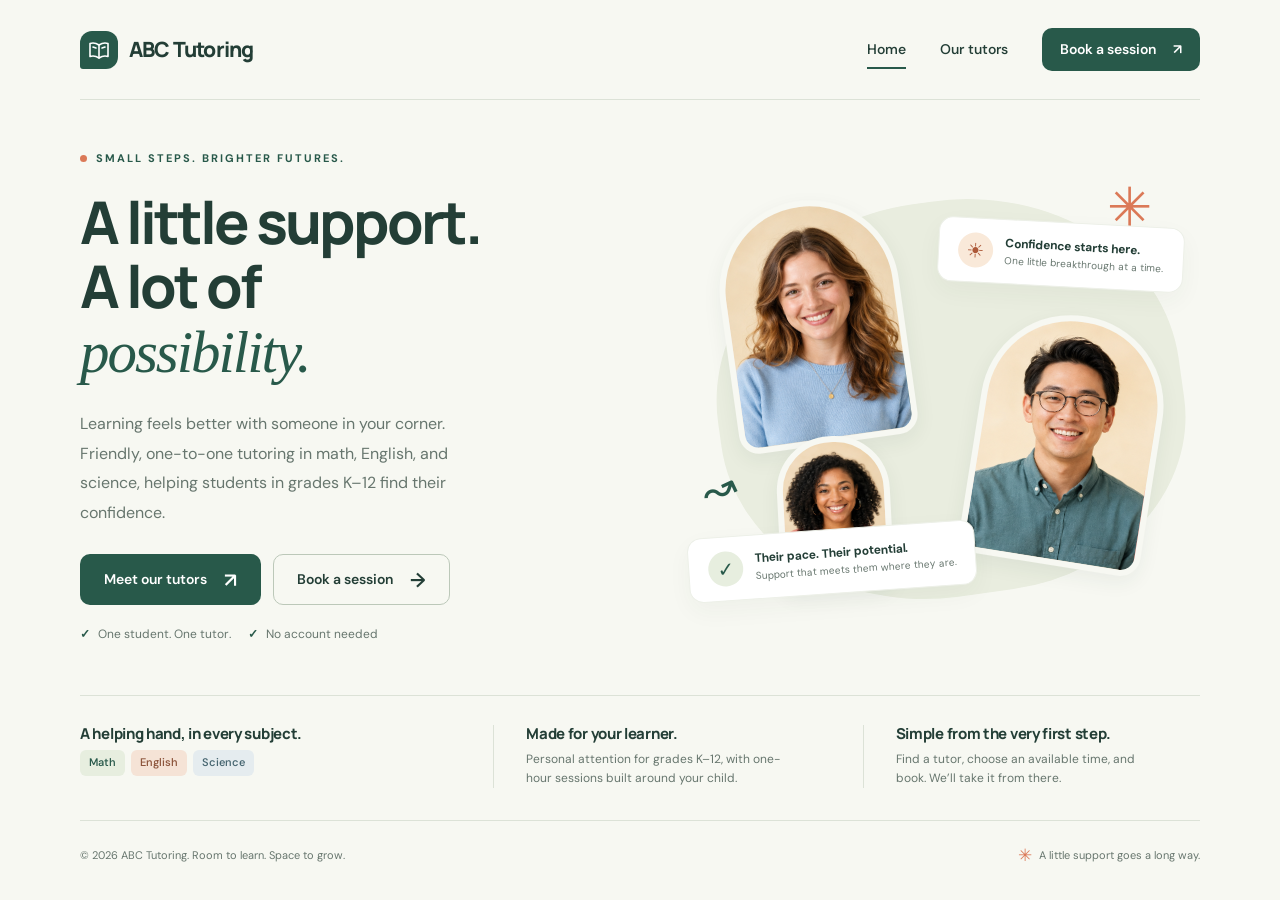
<file: index.html>
<!doctype html>
<html lang="en">
  <head>
    <meta charset="utf-8" />
    <meta name="viewport" content="width=device-width, initial-scale=1" />
    <meta name="theme-color" content="#f7f8f2" />
    <meta
      name="description"
      content="ABC Tutoring: friendly, one-to-one support in math, English and science for students in grades K–12."
    />
    <title>ABC Tutoring · A little support. A lot of possibility.</title>
    <link rel="stylesheet" href="styles.css" />
    <script src="analytics-config.js" defer></script>
    <script src="analytics.js" defer></script>
    <script src="app.js" defer></script>
  </head>
  <body data-page="home">
    <a class="skip-link" href="#main">Skip to content</a>
    <div id="app"></div>
    <noscript
      >Please enable JavaScript to view this interactive prototype.</noscript
    >
  </body>
</html>
</file>
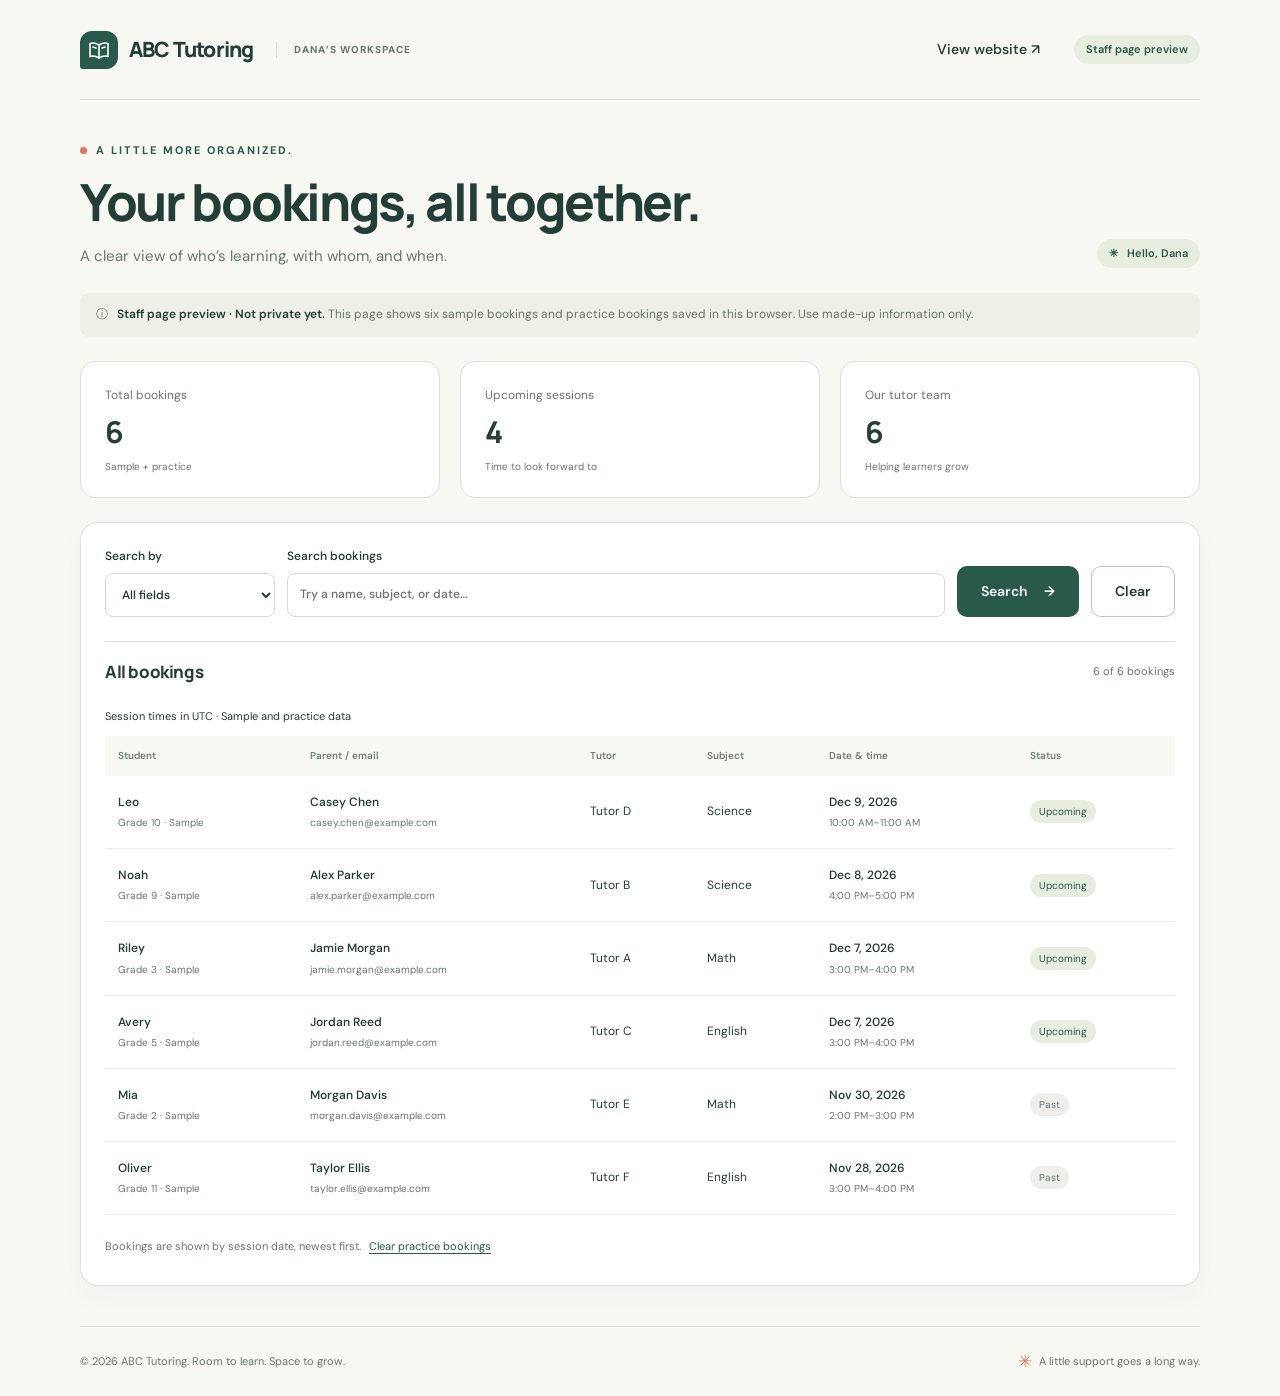
<file: admin.html>
<!doctype html>
<html lang="en">
  <head>
    <meta charset="utf-8" />
    <meta name="viewport" content="width=device-width, initial-scale=1" />
    <meta name="robots" content="noindex,nofollow" />
    <meta name="theme-color" content="#f7f8f2" />
    <title>Bookings · ABC Tutoring</title>
    <link rel="stylesheet" href="styles.css" />
    <script src="app.js" defer></script>
  </head>
  <body data-page="admin">
    <a class="skip-link" href="#main">Skip to content</a>
    <div id="app"></div>
    <noscript
      >Please enable JavaScript to view this interactive prototype.</noscript
    >
  </body>
</html>
</file>
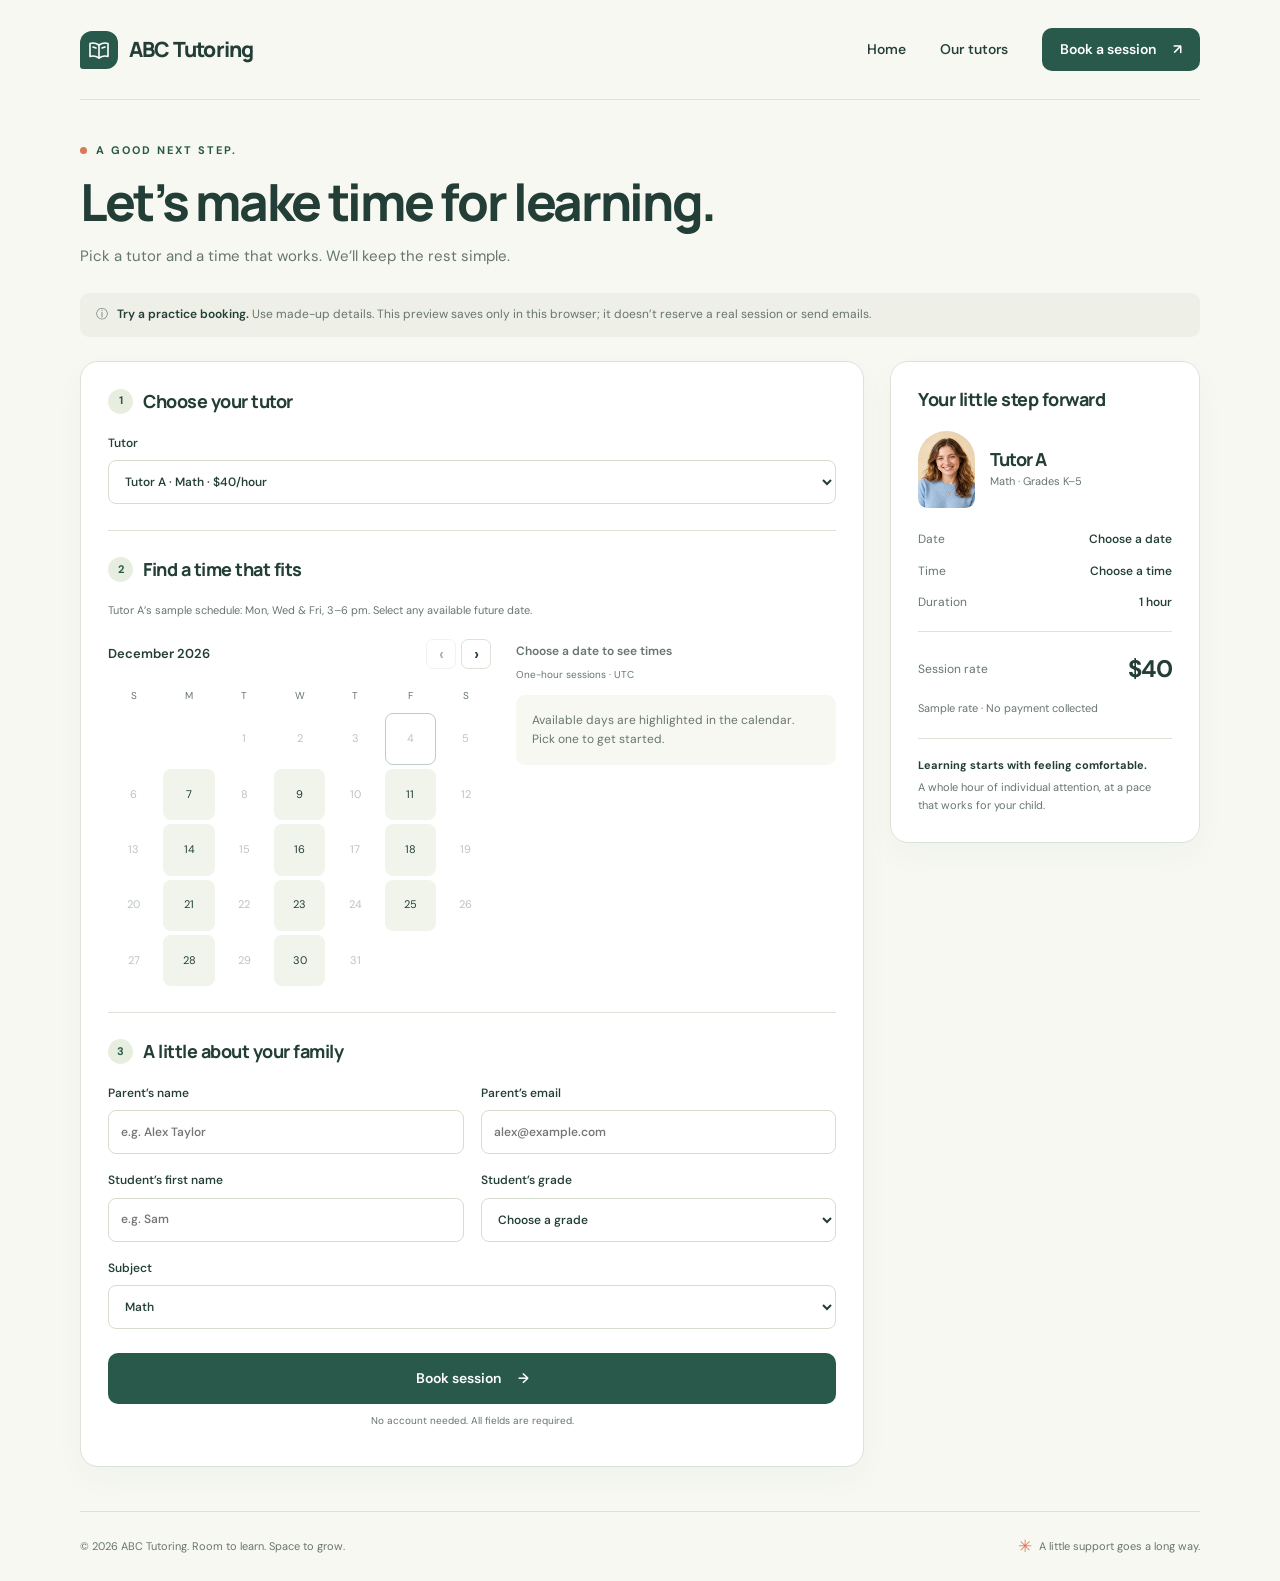
<file: booking.html>
<!doctype html>
<html lang="en">
  <head>
    <meta charset="utf-8" />
    <meta name="viewport" content="width=device-width, initial-scale=1" />
    <meta name="theme-color" content="#f7f8f2" />
    <title>Book a session · ABC Tutoring</title>
    <link rel="stylesheet" href="styles.css" />
    <script src="analytics-config.js" defer></script>
    <script src="analytics.js" defer></script>
    <script src="app.js" defer></script>
  </head>
  <body data-page="booking">
    <a class="skip-link" href="#main">Skip to content</a>
    <div id="app"></div>
    <noscript
      >Please enable JavaScript to view this interactive prototype.</noscript
    >
  </body>
</html>
</file>
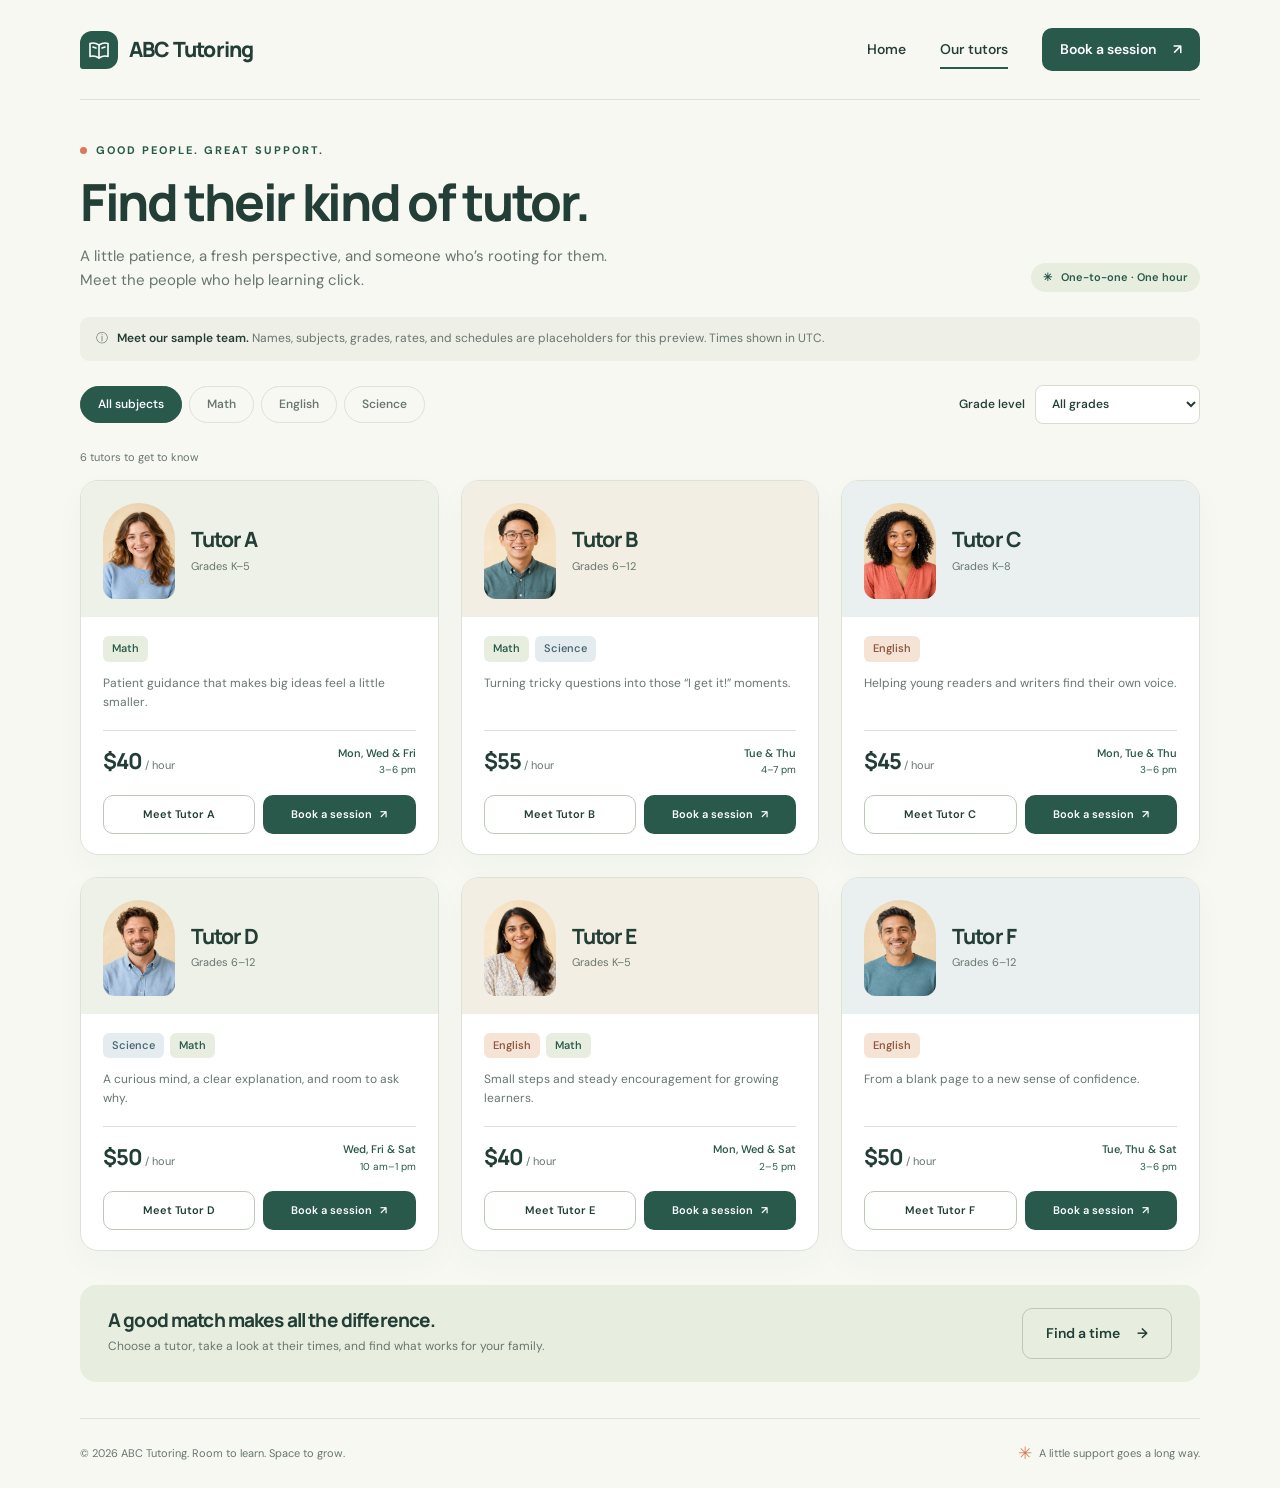
<file: tutors.html>
<!doctype html>
<html lang="en">
  <head>
    <meta charset="utf-8" />
    <meta name="viewport" content="width=device-width, initial-scale=1" />
    <meta name="theme-color" content="#f7f8f2" />
    <title>Our tutors · ABC Tutoring</title>
    <link rel="stylesheet" href="styles.css" />
    <script src="analytics-config.js" defer></script>
    <script src="analytics.js" defer></script>
    <script src="app.js" defer></script>
  </head>
  <body data-page="tutors">
    <a class="skip-link" href="#main">Skip to content</a>
    <div id="app"></div>
    <noscript
      >Please enable JavaScript to view this interactive prototype.</noscript
    >
  </body>
</html>
</file>
<file: styles.css>
@import url("https://fonts.googleapis.com/css2?family=DM+Sans:wght@400;450;500;550;600;650;700&family=Manrope:wght@400;500;600;650;700;750;800&display=swap");

:root {
  --paper: #f7f8f2;
  --white: #fff;
  --ink: #233e36;
  --muted: #67766e;
  --green: #28594a;
  --green-dark: #1e4539;
  --mint: #e7eedf;
  --line: #dce2d7;
  --orange: #db7957;
  --peach: #f5e3d6;
  --radius: 22px;
  --shadow: 0 12px 32px #233e3608;
}
* {
  box-sizing: border-box;
}
body {
  margin: 0;
  background: var(--paper);
  color: var(--ink);
  font-family: "DM Sans", sans-serif;
  font-size: 15px;
  line-height: 1.6;
}
button,
input,
select {
  font: inherit;
}
button,
a,
input,
select {
  -webkit-tap-highlight-color: transparent;
}
button,
a {
  touch-action: manipulation;
}
button {
  cursor: pointer;
}
a {
  color: inherit;
  text-decoration: none;
}
button:disabled {
  cursor: not-allowed;
  opacity: 0.4;
}
button:focus-visible,
a:focus-visible,
input:focus-visible,
select:focus-visible {
  outline: 3px solid var(--orange);
  outline-offset: 4px;
}
h1,
h2,
h3,
p {
  margin: 0;
}
h1,
h2,
h3 {
  font-family: Manrope, sans-serif;
  line-height: 1.15;
  letter-spacing: -0.045em;
}
h1 {
  font-size: clamp(36px, 4vw, 56px);
  font-weight: 750;
}
h2 {
  font-size: 30px;
  font-weight: 750;
}
h3 {
  font-size: 21px;
  font-weight: 750;
}
p {
  color: var(--muted);
}
.container {
  max-width: 1200px;
  margin: auto;
  padding-inline: 40px;
}
.site-header {
  height: 100px;
  display: flex;
  align-items: center;
  justify-content: space-between;
  border-bottom: 1px solid var(--line);
  gap: 24px;
}
.brand {
  display: flex;
  gap: 11px;
  align-items: center;
  font-family: Manrope, sans-serif;
  font-weight: 800;
  font-size: 21px;
  letter-spacing: -0.8px;
  white-space: nowrap;
}
.brand-mark {
  display: grid;
  place-items: center;
  width: 38px;
  height: 38px;
  background: var(--green);
  color: white;
  border-radius: 12px 12px 12px 3px;
}
.brand-mark svg {
  width: 24px;
  height: 24px;
}
.navigation {
  display: flex;
  align-items: center;
  gap: 34px;
}
.nav-link {
  font-weight: 550;
  font-size: 14px;
  padding: 12px 0;
  position: relative;
}
.nav-link.active:after {
  content: "";
  position: absolute;
  bottom: 4px;
  left: 0;
  right: 0;
  height: 2px;
  background: var(--green);
}
.button {
  display: inline-flex;
  align-items: center;
  justify-content: center;
  gap: 17px;
  border: 1px solid transparent;
  background: var(--green);
  color: white;
  border-radius: 10px;
  padding: 14px 23px;
  font-weight: 600;
  font-size: 14px;
  line-height: 1.5;
  transition:
    background 0.2s,
    transform 0.2s;
}
.button:hover {
  background: var(--green-dark);
  transform: translateY(-1px);
}
.button.secondary {
  background: transparent;
  border-color: #bcc8b9;
  color: var(--ink);
}
.button.secondary:hover {
  background: var(--mint);
}
.button.small {
  padding: 10px 17px;
}
.arrow {
  font-size: 20px;
  line-height: 1;
}
.eyebrow {
  display: flex;
  align-items: center;
  gap: 9px;
  text-transform: uppercase;
  letter-spacing: 2px;
  font-size: 11px;
  font-weight: 700;
  color: var(--green);
  margin-bottom: 22px;
}
.eyebrow:before {
  content: "";
  height: 7px;
  width: 7px;
  background: var(--orange);
  border-radius: 50%;
}
.home-hero {
  display: grid;
  grid-template-columns: 1.05fr 1fr;
  align-items: center;
  gap: 40px;
  min-height: 560px;
  padding-block: 50px;
}
.home-hero h1 {
  font-size: clamp(40px, 4.6vw, 62px);
  letter-spacing: -3px;
  line-height: 1.09;
}
.home-hero h1 em {
  font-family: Georgia, serif;
  font-weight: 400;
  color: var(--green);
  letter-spacing: -2px;
}
.hero-description {
  max-width: 410px;
  font-size: 16px;
  line-height: 1.85;
  margin: 24px 0 27px;
}
.hero-actions {
  display: flex;
  gap: 12px;
  flex-wrap: wrap;
}
.hero-smallprint {
  font-size: 12px;
  margin-top: 20px;
  display: flex;
  gap: 17px;
  align-items: center;
}
.check {
  color: var(--green);
  font-weight: 700;
  margin-right: 5px;
}
.hero-art {
  position: relative;
  height: 430px;
  max-width: 490px;
  width: 100%;
  margin: auto;
}
.art-backdrop {
  position: absolute;
  background: #e9eddf;
  border-radius: 48% 48% 42% 46%;
  inset: 19px 0 16px 25px;
  transform: rotate(-8deg);
}
.portrait {
  background-image: url("assets/tutor-portraits.png");
  background-size: 300% 200%;
  background-repeat: no-repeat;
  background-color: var(--peach);
}
.portrait-0 {
  background-position: 0 0;
}
.portrait-1 {
  background-position: 50% 0;
}
.portrait-2 {
  background-position: 100% 0;
}
.portrait-3 {
  background-position: 0 100%;
}
.portrait-4 {
  background-position: 50% 100%;
}
.portrait-5 {
  background-position: 100% 100%;
}
.hero-photo {
  position: absolute;
  border: 6px solid var(--paper);
  box-shadow: 0 7px 20px #233e3610;
  width: 180px;
  height: 245px;
  border-radius: 90px 90px 20px 20px;
}
.hero-photo.first {
  top: 18px;
  left: 32px;
  transform: rotate(-8deg);
}
.hero-photo.second {
  top: 133px;
  right: 24px;
  transform: rotate(9deg);
  width: 183px;
  height: 251px;
}
.hero-photo.third {
  width: 113px;
  height: 153px;
  top: 254px;
  left: 86px;
  border-radius: 55px 55px 16px 16px;
  transform: rotate(-3deg);
}
.floating-note {
  position: absolute;
  background: white;
  border: 1px solid #edf0e8;
  box-shadow: 0 9px 24px #233e360b;
  border-radius: 14px;
  padding: 14px 19px;
  display: flex;
  gap: 12px;
  align-items: center;
  z-index: 2;
}
.floating-note.top {
  right: -2px;
  top: 40px;
  transform: rotate(3deg);
}
.floating-note.bottom {
  left: -4px;
  bottom: 18px;
  transform: rotate(-4deg);
}
.note-icon {
  display: grid;
  place-items: center;
  width: 35px;
  height: 35px;
  border-radius: 50%;
  background: var(--mint);
  font-size: 20px;
  color: var(--green);
}
.note-icon.orange {
  color: #ad5939;
  background: #f9e9d9;
}
.floating-note strong {
  font-size: 12px;
  display: block;
}
.floating-note small {
  font-size: 10px;
  color: var(--muted);
  display: block;
}
.sparkle {
  position: absolute;
  color: var(--orange);
  font-family: Georgia, serif;
  font-size: 54px;
  right: 30px;
  top: -1px;
  line-height: 1;
}
.scribble {
  position: absolute;
  left: 10px;
  top: 275px;
  font-size: 41px;
  color: var(--green);
  transform: rotate(-25deg);
}
.home-bottom {
  display: grid;
  grid-template-columns: 1.13fr 1fr 1fr;
  border-top: 1px solid var(--line);
  padding: 29px 0 32px;
  gap: 32px;
}
.home-bottom > div + div {
  border-left: 1px solid var(--line);
  padding-left: 32px;
}
.home-bottom h3 {
  font-size: 15px;
  letter-spacing: -0.3px;
  margin-bottom: 8px;
}
.home-bottom p {
  font-size: 12px;
  max-width: 270px;
}
.subject-tags {
  display: flex;
  gap: 6px;
  flex-wrap: wrap;
}
.tag {
  font-size: 11px;
  font-weight: 550;
  border-radius: 6px;
  background: var(--mint);
  padding: 4px 9px;
  color: var(--green);
}
.tag.peach {
  background: var(--peach);
  color: #8d563d;
}
.tag.blue {
  background: #e5ecef;
  color: #476671;
}
.site-footer {
  display: flex;
  justify-content: space-between;
  align-items: center;
  gap: 15px;
  border-top: 1px solid var(--line);
  padding: 21px 0;
  color: var(--muted);
  font-size: 11px;
}
.footer-note {
  display: flex;
  gap: 7px;
  align-items: center;
}
.little-flower {
  color: var(--orange);
  font-size: 17px;
}
.page-heading {
  padding: 42px 0 25px;
}
.page-heading .eyebrow {
  margin-bottom: 12px;
}
.page-heading p {
  margin-top: 14px;
  font-size: 15px;
  max-width: 650px;
}
.heading-row {
  display: flex;
  justify-content: space-between;
  gap: 20px;
  align-items: end;
}
.pill {
  display: inline-flex;
  align-items: center;
  gap: 7px;
  background: var(--mint);
  color: var(--green);
  border-radius: 30px;
  padding: 6px 12px;
  font-size: 11px;
  font-weight: 600;
  white-space: nowrap;
}
.prototype-note {
  display: flex;
  gap: 9px;
  align-items: flex-start;
  font-size: 12px;
  color: var(--muted);
  padding: 12px 16px;
  background: #eeefe6;
  border-radius: 9px;
  margin: 0 0 24px;
}
.prototype-note strong {
  font-weight: 600;
  color: var(--ink);
}
.filters {
  display: flex;
  justify-content: space-between;
  gap: 16px;
  align-items: center;
  margin: 0 0 25px;
}
.filter-buttons {
  display: flex;
  gap: 7px;
  flex-wrap: wrap;
}
.filter-button {
  border: 1px solid var(--line);
  border-radius: 25px;
  color: var(--muted);
  background: transparent;
  padding: 8px 17px;
  font-size: 12px;
  font-weight: 550;
}
.filter-button.active {
  background: var(--green);
  color: white;
  border-color: var(--green);
}
.filter-button:hover:not(.active) {
  background: var(--mint);
}
select,
input {
  width: 100%;
  border: 1px solid #d5ddcf;
  border-radius: 8px;
  background: white;
  color: var(--ink);
  padding: 11px 12px;
  min-height: 44px;
}
select {
  padding-right: 25px;
}
.grade-filter {
  display: flex;
  align-items: center;
  gap: 10px;
  white-space: nowrap;
  font-size: 12px;
}
.grade-filter select {
  width: 165px;
  min-height: 39px;
  padding-block: 8px;
  font-size: 12px;
}
.tutor-grid {
  display: grid;
  grid-template-columns: repeat(3, 1fr);
  gap: 22px;
  padding-bottom: 34px;
}
.tutor-card {
  background: white;
  border: 1px solid var(--line);
  border-radius: 18px;
  overflow: hidden;
  box-shadow: var(--shadow);
}
.card-top {
  padding: 22px 22px 18px;
  display: flex;
  gap: 16px;
  align-items: center;
  background: #eef1e8;
}
.tutor-card:nth-child(3n + 2) .card-top {
  background: #f3eee3;
}
.tutor-card:nth-child(3n) .card-top {
  background: #eaf0ef;
}
.avatar {
  width: 72px;
  height: 96px;
  border-radius: 36px 36px 12px 12px;
  flex-shrink: 0;
}
.card-top h3 {
  font-size: 21px;
}
.card-top p {
  font-size: 11px;
  margin-top: 6px;
}
.card-content {
  padding: 19px 22px 20px;
}
.card-description {
  font-size: 12px;
  min-height: 40px;
  margin: 12px 0 16px;
}
.card-meta {
  border-top: 1px solid var(--line);
  padding-top: 13px;
  display: flex;
  gap: 8px;
  justify-content: space-between;
  align-items: center;
  margin-bottom: 16px;
}
.rate {
  font-family: Manrope, sans-serif;
  font-size: 22px;
  font-weight: 750;
  letter-spacing: -1px;
}
.rate span {
  font-family: "DM Sans", sans-serif;
  font-size: 11px;
  font-weight: 400;
  letter-spacing: 0;
  color: var(--muted);
}
.availability {
  font-size: 10px;
  text-align: right;
  color: var(--green);
}
.availability strong {
  display: block;
  font-size: 11px;
  font-weight: 550;
}
.card-actions {
  display: flex;
  gap: 8px;
}
.card-actions .button {
  flex: 1;
  padding: 10px 8px;
  font-size: 11px;
  gap: 8px;
}
.empty-state {
  padding: 50px 25px;
  text-align: center;
  background: white;
  border: 1px dashed var(--line);
  border-radius: 16px;
  grid-column: 1/-1;
}
.empty-state h3 {
  font-size: 20px;
  margin-bottom: 10px;
}
.empty-state p {
  font-size: 13px;
}
.help-strip {
  display: flex;
  align-items: center;
  justify-content: space-between;
  gap: 20px;
  background: var(--mint);
  border-radius: 16px;
  padding: 23px 28px;
  margin-bottom: 36px;
}
.help-strip h3 {
  font-size: 19px;
  margin-bottom: 5px;
}
.help-strip p {
  font-size: 12px;
}
.booking-layout {
  display: grid;
  grid-template-columns: minmax(0, 1fr) 310px;
  gap: 26px;
  align-items: start;
  padding-bottom: 44px;
}
.panel {
  background: white;
  border: 1px solid var(--line);
  border-radius: 18px;
  padding: 27px;
  box-shadow: var(--shadow);
}
.step-heading {
  display: flex;
  align-items: center;
  gap: 10px;
  margin-bottom: 20px;
}
.step-number {
  display: grid;
  place-items: center;
  width: 25px;
  height: 25px;
  border-radius: 50%;
  background: var(--mint);
  color: var(--green);
  font-size: 11px;
  font-weight: 700;
  flex-shrink: 0;
}
.step-heading h2 {
  font-size: 18px;
  letter-spacing: -0.5px;
}
.booking-step + .booking-step {
  border-top: 1px solid var(--line);
  padding-top: 26px;
  margin-top: 26px;
}
label {
  display: block;
  font-size: 12px;
  font-weight: 550;
}
.field-label {
  display: block;
  margin-bottom: 7px;
}
.field-hint {
  font-size: 11px;
  margin-top: 7px;
}
.calendar-time {
  display: grid;
  grid-template-columns: 1.2fr 1fr;
  gap: 25px;
  margin-top: 20px;
}
.calendar-title {
  display: flex;
  justify-content: space-between;
  align-items: center;
  margin-bottom: 14px;
  font-size: 13px;
  font-weight: 600;
}
.icon-button {
  display: inline-grid;
  place-items: center;
  background: transparent;
  border: 1px solid var(--line);
  width: 30px;
  height: 30px;
  border-radius: 7px;
  color: var(--ink);
  font-size: 17px;
}
.calendar-nav {
  display: flex;
  gap: 5px;
}
.calendar-grid {
  display: grid;
  grid-template-columns: repeat(7, 1fr);
  gap: 4px;
}
.weekday {
  text-align: center;
  font-size: 10px;
  color: var(--muted);
  padding: 5px 0;
}
.calendar-day {
  background: none;
  border: 1px solid transparent;
  aspect-ratio: 1;
  border-radius: 8px;
  font-size: 11px;
  color: var(--ink);
  padding: 0;
}
.calendar-day:enabled:hover {
  background: var(--mint);
}
.calendar-day.selected {
  background: var(--green) !important;
  color: white;
}
.calendar-day.today {
  border-color: var(--green);
}
.calendar-day:disabled {
  opacity: 0.3;
}
.time-title {
  font-size: 12px;
  font-weight: 600;
  margin: 3px 0 5px;
}
.timezone {
  font-size: 10px;
  margin-bottom: 12px;
}
.time-slots {
  display: grid;
  grid-template-columns: 1fr 1fr;
  gap: 8px;
}
.time-slot {
  background: white;
  border: 1px solid var(--line);
  border-radius: 8px;
  padding: 10px 5px;
  font-size: 11px;
  color: var(--ink);
}
.time-slot:hover {
  border-color: var(--green);
}
.time-slot.selected {
  background: var(--mint);
  border-color: var(--green);
  color: var(--green);
  font-weight: 600;
}
.no-slots {
  font-size: 12px;
  grid-column: 1/-1;
  background: var(--paper);
  padding: 16px;
  border-radius: 9px;
}
.form-grid {
  display: grid;
  grid-template-columns: 1fr 1fr;
  gap: 17px;
}
.wide {
  grid-column: 1/-1;
}
.form-bottom {
  margin-top: 24px;
}
.form-bottom .button {
  width: 100%;
}
.form-bottom p {
  text-align: center;
  font-size: 10px;
  margin-top: 9px;
}
.summary {
  position: sticky;
  top: 24px;
}
.summary h2 {
  font-size: 18px;
  letter-spacing: -0.5px;
  margin-bottom: 22px;
}
.summary-tutor {
  display: flex;
  align-items: center;
  gap: 15px;
  margin-bottom: 22px;
}
.summary-tutor .avatar {
  width: 57px;
  height: 77px;
}
.summary-tutor h3 {
  font-size: 18px;
}
.summary-tutor p {
  font-size: 11px;
  margin-top: 4px;
}
.summary dl {
  margin: 0;
}
.summary dl > div {
  display: flex;
  justify-content: space-between;
  gap: 16px;
  font-size: 12px;
  margin: 12px 0;
}
.summary dt {
  color: var(--muted);
}
.summary dd {
  margin: 0;
  text-align: right;
  font-weight: 550;
}
.summary .total {
  padding-top: 18px;
  margin-top: 19px;
  border-top: 1px solid var(--line);
  align-items: center;
}
.total dd {
  font-size: 24px;
  letter-spacing: -1px;
  font-weight: 700;
}
.summary-tip {
  margin-top: 20px;
  padding-top: 18px;
  border-top: 1px solid var(--line);
  font-size: 11px;
}
.summary-tip strong {
  display: block;
  color: var(--ink);
  margin-bottom: 5px;
}
.form-error {
  color: #a53620;
  font-size: 12px;
  margin-top: 10px;
}
.success-panel {
  max-width: 630px;
  margin: 40px auto 60px;
  text-align: center;
  padding: 38px;
}
.success-icon {
  display: grid;
  place-items: center;
  width: 60px;
  height: 60px;
  background: var(--mint);
  color: var(--green);
  font-size: 28px;
  border-radius: 50%;
  margin: 0 auto 22px;
}
.success-panel h1 {
  font-size: 32px;
}
.success-panel > p {
  font-size: 14px;
  margin: 14px 0 22px;
}
.success-details {
  text-align: left;
  background: var(--paper);
  padding: 22px;
  border-radius: 12px;
  font-size: 13px;
  margin-bottom: 24px;
}
.success-details p {
  margin-top: 5px;
}
.success-panel .hero-actions {
  justify-content: center;
}
.admin-brand-label {
  font-family: "DM Sans", sans-serif;
  font-size: 10px;
  letter-spacing: 1px;
  text-transform: uppercase;
  margin-left: 12px;
  border-left: 1px solid var(--line);
  padding-left: 17px;
  color: var(--muted);
}
.stats {
  display: grid;
  grid-template-columns: repeat(3, 1fr);
  gap: 20px;
  margin-bottom: 24px;
}
.stat {
  background: white;
  border: 1px solid var(--line);
  border-radius: 15px;
  padding: 20px 24px;
}
.stat span {
  color: var(--muted);
  font-size: 12px;
}
.stat strong {
  display: block;
  font-family: Manrope, sans-serif;
  font-size: 30px;
  line-height: 1.4;
  margin-top: 5px;
}
.stat small {
  color: var(--muted);
  font-size: 10px;
}
.admin-search {
  display: grid;
  grid-template-columns: 170px 1fr auto auto;
  gap: 12px;
  align-items: end;
  padding-bottom: 24px;
}
.admin-panel {
  margin-bottom: 40px;
  padding: 24px;
}
.table-top {
  display: flex;
  justify-content: space-between;
  align-items: center;
  border-top: 1px solid var(--line);
  padding: 20px 0;
}
.table-top h2 {
  font-size: 17px;
  letter-spacing: -0.4px;
}
.table-top span {
  font-size: 11px;
  color: var(--muted);
}
.table-wrap {
  overflow: auto;
}
table {
  width: 100%;
  border-collapse: collapse;
  white-space: nowrap;
  font-size: 12px;
  text-align: left;
}
th {
  font-weight: 550;
  font-size: 10px;
  color: var(--muted);
  background: var(--paper);
  padding: 12px 13px;
}
td {
  padding: 17px 13px;
  border-bottom: 1px solid #edf0e8;
}
td strong {
  font-weight: 550;
}
td small {
  display: block;
  color: var(--muted);
  font-size: 10px;
  margin-top: 3px;
}
.status {
  font-size: 10px;
  padding: 5px 9px;
  background: var(--mint);
  color: var(--green);
  border-radius: 20px;
}
.status.past {
  background: #eeefeb;
  color: var(--muted);
}
.admin-bottom {
  font-size: 11px;
  color: var(--muted);
  padding-top: 18px;
}
.text-button {
  border: 0;
  background: none;
  color: var(--green);
  text-decoration: underline;
  text-underline-offset: 3px;
  padding: 5px;
  font-size: 11px;
}
.profile-dialog {
  border: 1px solid var(--line);
  border-radius: 22px;
  width: min(440px, calc(100% - 32px));
  padding: 30px;
  color: var(--ink);
  background: var(--paper);
}
.profile-dialog::backdrop {
  background: #17332b70;
  backdrop-filter: blur(3px);
}
.dialog-close {
  position: absolute;
  right: 17px;
  top: 17px;
}
.profile-dialog .avatar {
  width: 100px;
  height: 134px;
  margin-bottom: 20px;
}
.profile-dialog h2 {
  margin-bottom: 9px;
}
.profile-dialog p {
  font-size: 13px;
  margin: 14px 0;
}
.profile-dialog .button {
  width: 100%;
  margin-top: 18px;
}
.profile-dialog dl {
  font-size: 12px;
}
.profile-dialog dl div {
  display: flex;
  justify-content: space-between;
  gap: 20px;
  border-top: 1px solid var(--line);
  padding: 10px 0;
}
.profile-dialog dd {
  margin: 0;
  text-align: right;
}
.skip-link {
  position: fixed;
  left: 16px;
  top: -80px;
  background: var(--green);
  color: white;
  padding: 10px 20px;
  z-index: 10;
}
.skip-link:focus {
  top: 10px;
}
[hidden] {
  display: none !important;
}
@media (min-width: 1400px) {
  .home-hero {
    min-height: 610px;
  }
  .hero-art {
    transform: scale(1.04);
  }
}
@media (max-width: 1000px) {
  .container {
    padding-inline: 28px;
  }
  .home-hero {
    gap: 15px;
    min-height: 530px;
  }
  .home-hero h1 {
    font-size: 48px;
    letter-spacing: -2px;
  }
  .hero-art {
    transform: scale(0.86);
    transform-origin: right center;
  }
  .hero-description {
    font-size: 14px;
  }
  .home-bottom {
    gap: 22px;
  }
  .home-bottom > div + div {
    padding-left: 22px;
  }
  .tutor-grid {
    gap: 15px;
  }
  .card-top {
    padding: 19px 16px;
    gap: 11px;
  }
  .card-content {
    padding: 17px 16px;
  }
  .avatar {
    width: 61px;
    height: 82px;
  }
  .card-top h3 {
    font-size: 19px;
  }
  .booking-layout {
    grid-template-columns: minmax(0, 1fr) 265px;
    gap: 18px;
  }
  .panel {
    padding: 22px;
  }
  .calendar-time {
    grid-template-columns: 1fr;
    gap: 20px;
  }
  .calendar-day {
    aspect-ratio: auto;
    height: 35px;
  }
  .time-slots {
    grid-template-columns: repeat(3, 1fr);
  }
}
@media (max-width: 760px) {
  .site-header {
    height: 82px;
  }
  .brand {
    font-size: 18px;
  }
  .brand-mark {
    width: 32px;
    height: 32px;
  }
  .navigation {
    gap: 19px;
  }
  .nav-link {
    font-size: 12px;
  }
  .navigation .button {
    padding: 10px 13px;
    font-size: 12px;
  }
  .home-hero {
    grid-template-columns: 1fr;
    gap: 0;
    padding: 38px 0 18px;
  }
  .hero-copy {
    max-width: 500px;
  }
  .home-hero h1 {
    font-size: 53px;
  }
  .hero-description {
    font-size: 15px;
    max-width: 440px;
  }
  .hero-art {
    transform: scale(0.9);
    transform-origin: center center;
    height: 420px;
    max-width: 460px;
    margin-top: 8px;
  }
  .home-bottom {
    grid-template-columns: 1fr 1fr;
    gap: 22px;
    padding-top: 24px;
  }
  .home-bottom > div:nth-child(3) {
    border: 0;
    padding: 0;
    grid-column: 1/-1;
  }
  .home-bottom > div:nth-child(3) p {
    max-width: none;
  }
  .tutor-grid {
    grid-template-columns: 1fr 1fr;
  }
  .filters {
    align-items: start;
    flex-direction: column;
  }
  .heading-row {
    align-items: start;
  }
  .page-heading {
    padding-top: 31px;
  }
  .booking-layout {
    grid-template-columns: 1fr;
  }
  .summary {
    position: static;
    grid-row: 1;
  }
  .summary h2 {
    margin-bottom: 15px;
  }
  .summary-tutor {
    margin-bottom: 13px;
  }
  .summary dl {
    display: grid;
    grid-template-columns: 1fr 1fr;
    gap: 0 20px;
  }
  .summary .total {
    grid-column: 1/-1;
  }
  .summary-tip {
    display: none;
  }
  .calendar-time {
    grid-template-columns: 1.2fr 1fr;
  }
  .time-slots {
    grid-template-columns: 1fr 1fr;
  }
  .admin-brand-label {
    display: none;
  }
  .admin-search {
    grid-template-columns: 1fr 1fr;
  }
  .stats {
    gap: 10px;
  }
  .stat {
    padding: 17px;
  }
  .help-strip {
    padding: 22px;
  }
  .help-strip .button {
    white-space: nowrap;
  }
  .admin-panel {
    padding: 18px;
  }
}
@media (max-width: 480px) {
  .container {
    padding-inline: 20px;
  }
  .site-header {
    height: auto;
    min-height: 80px;
    flex-wrap: wrap;
    gap: 8px;
    padding: 16px 0;
  }
  .brand {
    font-size: 19px;
  }
  .navigation {
    width: 100%;
    justify-content: space-between;
    gap: 10px;
  }
  .navigation .button {
    padding: 8px 14px;
  }
  .home-hero {
    padding-top: 31px;
  }
  .home-hero h1 {
    font-size: 46px;
    letter-spacing: -2.2px;
  }
  .hero-description {
    font-size: 14px;
    margin-top: 20px;
  }
  .hero-actions {
    gap: 9px;
  }
  .hero-actions .button {
    padding: 12px 17px;
    font-size: 12px;
  }
  .hero-smallprint {
    font-size: 10px;
    gap: 12px;
  }
  .eyebrow {
    font-size: 10px;
    letter-spacing: 1.7px;
    margin-bottom: 18px;
  }
  .hero-art {
    width: calc(100% + 20px);
    max-width: none;
    margin-left: -10px;
    height: 350px;
    transform: none;
    margin-top: 20px;
  }
  .hero-photo {
    width: 145px;
    height: 203px;
  }
  .hero-photo.first {
    left: 25px;
    top: 15px;
  }
  .hero-photo.second {
    width: 145px;
    height: 202px;
    right: 15px;
    top: 119px;
  }
  .hero-photo.third {
    width: 93px;
    height: 132px;
    left: 65px;
    top: 206px;
  }
  .floating-note {
    padding: 10px 12px;
    gap: 8px;
  }
  .floating-note.top {
    top: 35px;
    right: 0;
  }
  .floating-note.bottom {
    bottom: 0;
    left: 0;
  }
  .floating-note strong {
    font-size: 10px;
  }
  .floating-note small {
    font-size: 9px;
  }
  .note-icon {
    width: 28px;
    height: 28px;
    font-size: 16px;
  }
  .sparkle {
    right: 18px;
    font-size: 42px;
    top: -3px;
  }
  .scribble {
    top: 230px;
    font-size: 31px;
    left: 7px;
  }
  .home-bottom {
    grid-template-columns: 1fr;
    gap: 21px;
    padding-top: 26px;
  }
  .home-bottom > div + div {
    border: 0;
    padding: 0;
  }
  .home-bottom > div:nth-child(3) {
    grid-column: auto;
  }
  .home-bottom p {
    max-width: none;
  }
  .site-footer {
    align-items: start;
    flex-direction: column;
    gap: 5px;
    font-size: 10px;
  }
  .heading-row {
    display: block;
  }
  .heading-row > .pill {
    margin-top: 15px;
  }
  .page-heading h1 {
    font-size: 35px;
  }
  .page-heading p {
    font-size: 13px;
  }
  .prototype-note {
    font-size: 11px;
  }
  .tutor-grid {
    grid-template-columns: 1fr;
    gap: 18px;
  }
  .card-top {
    padding: 18px 21px;
    gap: 17px;
  }
  .avatar {
    width: 67px;
    height: 90px;
  }
  .card-content {
    padding: 17px 21px;
  }
  .card-description {
    min-height: 0;
    font-size: 13px;
  }
  .card-actions .button {
    font-size: 12px;
  }
  .card-top h3 {
    font-size: 22px;
  }
  .card-top p {
    font-size: 12px;
  }
  .availability {
    font-size: 11px;
  }
  .filter-button {
    padding: 7px 13px;
  }
  .help-strip {
    display: block;
  }
  .help-strip .button {
    margin-top: 16px;
  }
  .calendar-time {
    grid-template-columns: 1fr;
  }
  .calendar-day {
    height: 38px;
  }
  .time-slots {
    grid-template-columns: repeat(3, 1fr);
  }
  .form-grid {
    grid-template-columns: 1fr;
  }
  .panel {
    padding: 20px;
  }
  .summary dl {
    display: block;
  }
  .form-grid .wide {
    grid-column: auto;
  }
  .stats {
    gap: 8px;
  }
  .stat {
    padding: 12px;
  }
  .stat span {
    font-size: 10px;
  }
  .stat strong {
    font-size: 25px;
  }
  .stat small {
    font-size: 9px;
  }
  .admin-search {
    grid-template-columns: 1fr 1fr;
  }
  .admin-search label:nth-child(2) {
    grid-column: 1/-1;
    grid-row: 2;
  }
  .admin-search label:first-child {
    grid-column: 1/-1;
  }
  .admin-search .button {
    font-size: 12px;
  }
  .success-panel {
    padding: 27px 20px;
  }
  .success-panel h1 {
    font-size: 29px;
  }
}
.calendar-day:enabled {
  background: #f0f4eb;
}
@media (max-width: 480px) {
  .art-backdrop {
    right: 22px;
  }
}
@media (min-width: 1001px) and (max-height: 850px) {
  .home-hero {
    min-height: 450px;
    height: calc(100svh - 265px);
    padding-block: 20px;
  }
  .home-hero h1 {
    font-size: 54px;
  }
  .hero-description {
    margin: 18px 0 21px;
    font-size: 15px;
    line-height: 1.7;
  }
  .hero-art {
    transform: scale(0.9);
  }
  .home-bottom {
    padding-block: 22px;
  }
  .site-footer {
    padding-block: 16px;
  }
}
@media (prefers-reduced-motion: reduce) {
  * {
    scroll-behavior: auto !important;
    transition: none !important;
  }
}
</file>
